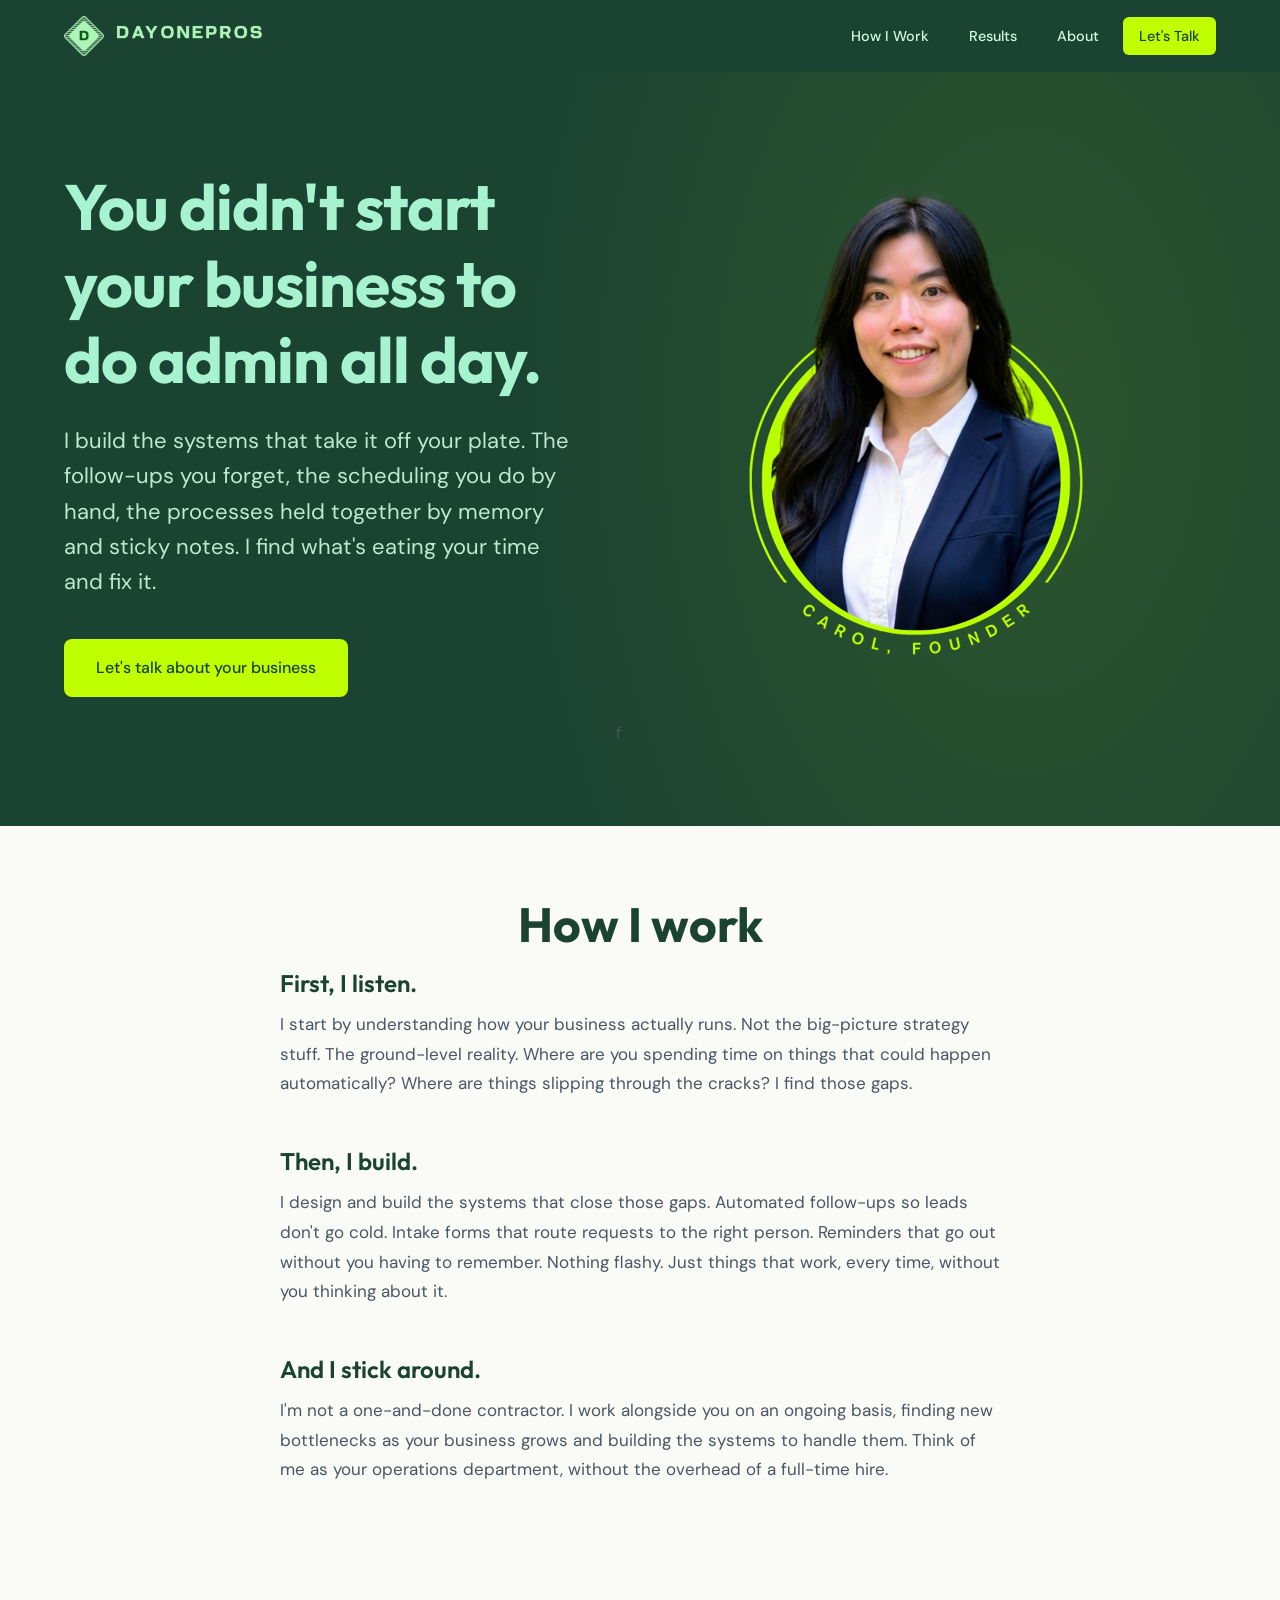
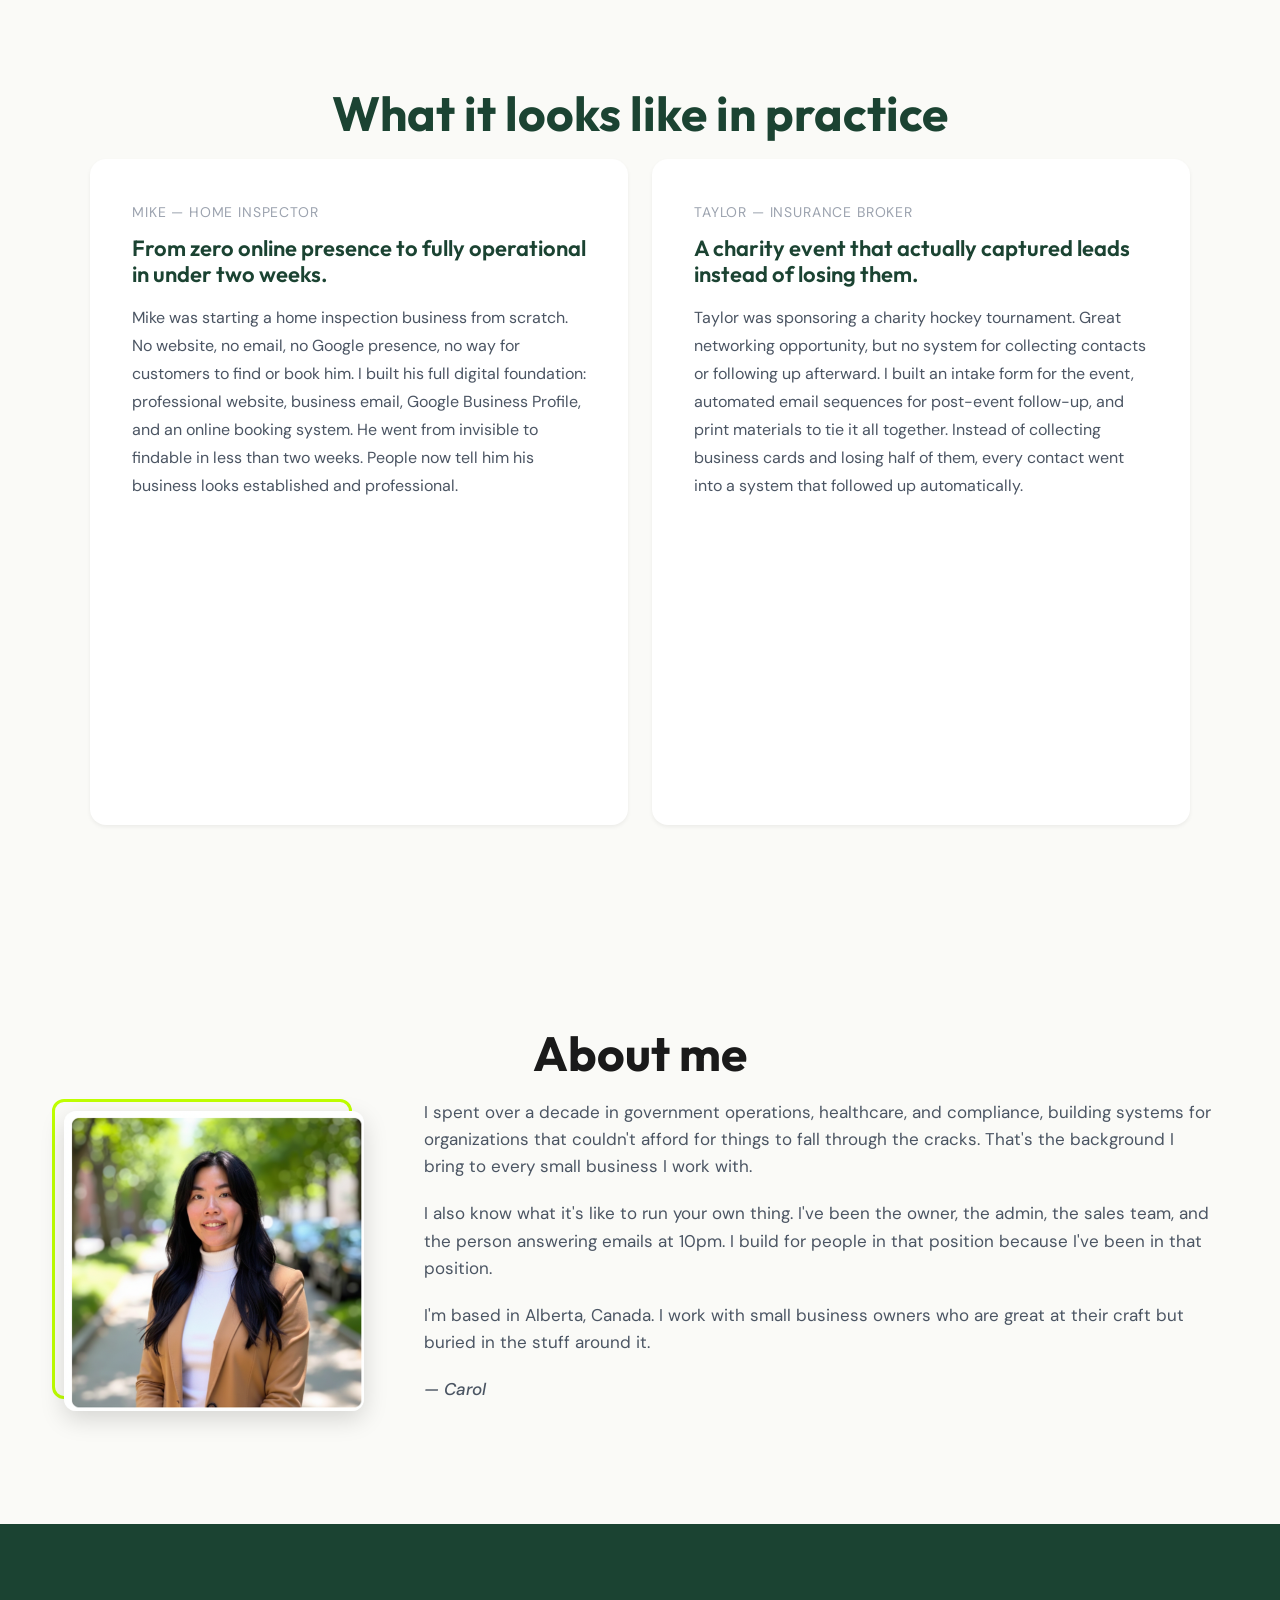
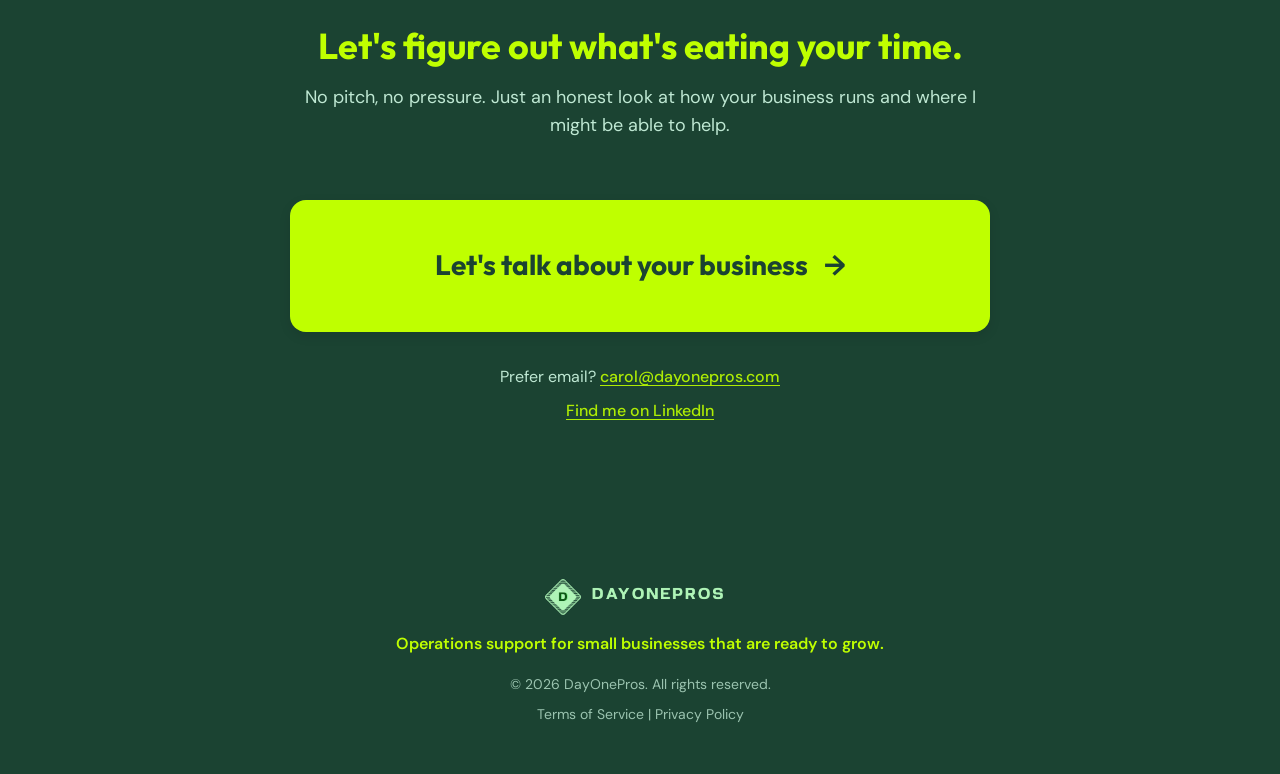
<file: index.html>
<!DOCTYPE html>
<html lang="en">
<head>
    <meta charset="UTF-8">
    <meta name="viewport" content="width=device-width, initial-scale=1.0">
    <title>DayOnePros | Your Past Customers Are Worth Thousands</title>
    <meta name="description" content="AI automation consulting for service-based businesses. DayOnePros helps cleaners, landscapers, contractors, and property managers automate their operations.">
    <link rel="preconnect" href="https://fonts.googleapis.com">
    <link rel="preconnect" href="https://fonts.gstatic.com" crossorigin>
    <link href="https://fonts.googleapis.com/css2?family=Outfit:wght@400;500;600;700&family=DM+Sans:wght@400;500;700&display=swap" rel="stylesheet">
    <link rel="stylesheet" href="styles.css">
    <link rel="icon" type="image/png" href="images/IconOnly_Transparent_NoBuffer.png">
    <link rel="preload" as="image" href="images/CL-headshot6-600.png" media="(min-width: 481px)">
    <link rel="preload" as="image" href="images/CL-headshot6-400.png" media="(max-width: 480px)">
</head>
<body>
    <!-- Navigation -->
    <nav class="navbar" id="navbar">
        <div class="nav-container">
            <a href="#hero" class="nav-logo">
                <img src="images/FullLogo_Transparent_NoBuffer.png" alt="DayOnePros Logo">
            </a>
            <button class="nav-toggle" id="nav-toggle" aria-label="Toggle navigation">
                <span></span>
                <span></span>
                <span></span>
            </button>
            <ul class="nav-menu" id="nav-menu">
                <li><a href="#how-i-work" class="nav-link">How I Work</a></li>
                <li><a href="#results" class="nav-link">Results</a></li>
                <li><a href="#about" class="nav-link">About</a></li>
                <li><a href="https://dayonepros.com/lets-talk" target="_blank" rel="noopener noreferrer" class="nav-link nav-cta">Let's Talk</a></li>
            </ul>
        </div>
    </nav>

    <!-- Hero Section -->
    <section class="hero" id="hero">
        <div class="hero-container">
            <div class="hero-content">
                <h1 class="hero-title">You didn't start your business to do admin all day.</h1>
                <p class="hero-subtitle">I build the systems that take it off your plate. The follow-ups you forget, the scheduling you do by hand, the processes held together by memory and sticky notes. I find what's eating your time and fix it.</p>
                <a href="#contact" class="btn btn-primary hero-cta">Let's talk about your business</a>
            </div>
            <div class="hero-image">
                <img src="images/CL-headshot6.png"
                     srcset="images/CL-headshot6-400.png 400w,
                             images/CL-headshot6-600.png 600w,
                             images/CL-headshot6.png 800w"
                     sizes="(max-width: 480px) 375px,
                            (max-width: 768px) 468px,
                            600px"
                     alt="Carol - Founder of DayOnePros"
                     class="hero-headshot"
                     fetchpriority="high">f
            </div>
        </div>
    </section>

    <!-- How I Work Section -->
    <section class="section how-i-work" id="how-i-work">
        <div class="container">
            <h2 class="section-title">How I work</h2>
            <div class="how-i-work-blocks">
                <div class="how-i-work-block">
                    <h3 class="hiw-subheading">First, I listen.</h3>
                    <p class="hiw-text">I start by understanding how your business actually runs. Not the big-picture strategy stuff. The ground-level reality. Where are you spending time on things that could happen automatically? Where are things slipping through the cracks? I find those gaps.</p>
                </div>
                <div class="how-i-work-block">
                    <h3 class="hiw-subheading">Then, I build.</h3>
                    <p class="hiw-text">I design and build the systems that close those gaps. Automated follow-ups so leads don't go cold. Intake forms that route requests to the right person. Reminders that go out without you having to remember. Nothing flashy. Just things that work, every time, without you thinking about it.</p>
                </div>
                <div class="how-i-work-block">
                    <h3 class="hiw-subheading">And I stick around.</h3>
                    <p class="hiw-text">I'm not a one-and-done contractor. I work alongside you on an ongoing basis, finding new bottlenecks as your business grows and building the systems to handle them. Think of me as your operations department, without the overhead of a full-time hire.</p>
                </div>
            </div>
        </div>
    </section>

    <!-- Results Section -->
    <section class="section results" id="results">
        <div class="container">
            <h2 class="section-title">What it looks like in practice</h2>
            <div class="results-cards">

                <div class="result-card">
                    <p class="result-label">Mike — Home Inspector</p>
                    <h3 class="result-subheading">From zero online presence to fully operational in under two weeks.</h3>
                    <p class="result-text">Mike was starting a home inspection business from scratch. No website, no email, no Google presence, no way for customers to find or book him. I built his full digital foundation: professional website, business email, Google Business Profile, and an online booking system. He went from invisible to findable in less than two weeks. People now tell him his business looks established and professional.</p>
                    <div class="video-wrapper">
                        <iframe src="https://www.youtube.com/embed/5i7xwgLg-PA" title="Mike — Ironclad Inspections case study" frameborder="0" allow="accelerometer; autoplay; clipboard-write; encrypted-media; gyroscope; picture-in-picture; web-share" allowfullscreen></iframe>
                    </div>
                </div>

                <div class="result-card">
                    <p class="result-label">Taylor — Insurance Broker</p>
                    <h3 class="result-subheading">A charity event that actually captured leads instead of losing them.</h3>
                    <p class="result-text">Taylor was sponsoring a charity hockey tournament. Great networking opportunity, but no system for collecting contacts or following up afterward. I built an intake form for the event, automated email sequences for post-event follow-up, and print materials to tie it all together. Instead of collecting business cards and losing half of them, every contact went into a system that followed up automatically.</p>
                    <div class="video-wrapper">
                        <iframe src="https://www.youtube.com/embed/bHoRrVS4ZPI" title="Taylor — Insurance broker case study" frameborder="0" allow="accelerometer; autoplay; clipboard-write; encrypted-media; gyroscope; picture-in-picture; web-share" allowfullscreen></iframe>
                    </div>
                </div>

            </div>
        </div>
    </section>

    <!-- About Section -->
    <section class="section about" id="about">
        <div class="container">
            <h2 class="section-title">About me</h2>
            <div class="about-content">
                <div class="about-image">
                    <img src="images/CL-headshot2-500.png"
                         srcset="images/CL-headshot2-300.png 300w,
                                 images/CL-headshot2-500.png 500w,
                                 images/CL-headshot2.png 1024w"
                         sizes="(max-width: 768px) 280px,
                                300px"
                         alt="Carol - Founder of DayOnePros"
                         loading="lazy">
                </div>
                <div class="about-text">
                    <p>I spent over a decade in government operations, healthcare, and compliance, building systems for organizations that couldn't afford for things to fall through the cracks. That's the background I bring to every small business I work with.</p>
                    <p>I also know what it's like to run your own thing. I've been the owner, the admin, the sales team, and the person answering emails at 10pm. I build for people in that position because I've been in that position.</p>
                    <p>I'm based in Alberta, Canada. I work with small business owners who are great at their craft but buried in the stuff around it.</p>
                    <p class="signature">— Carol</p>
                </div>
            </div>
        </div>
    </section>

    <!-- Contact Section -->
    <section class="section contact" id="contact">
        <div class="container">
            <h2 class="section-title">Let's figure out what's eating your time.</h2>
            <p class="section-subtitle">No pitch, no pressure. Just an honest look at how your business runs and where I might be able to help.</p>
            <div class="contact-content">
                <a href="https://dayonepros.com/lets-talk" target="_blank" rel="noopener noreferrer" class="contact-primary-cta">
                    <span class="cta-text">Let's talk about your business</span>
                    <span class="cta-arrow">→</span>
                </a>
                <div class="contact-secondary">
                    <p>Prefer email? <a href="mailto:carol@dayonepros.com">carol@dayonepros.com</a></p>
                    <p><a href="https://www.linkedin.com/in/leungcarol/" target="_blank" rel="noopener noreferrer">Find me on LinkedIn</a></p>
                </div>
            </div>
        </div>
    </section>

    <!-- Footer -->
    <footer class="footer">
        <div class="container">
            <div class="footer-content">
                <div class="footer-logo">
                    <img src="images/FullLogo_Transparent_NoBuffer.png" alt="DayOnePros Logo" loading="lazy">
                </div>
                <p class="footer-tagline">Operations support for small businesses that are ready to grow.</p>
                <p class="footer-copyright">&copy; 2026 DayOnePros. All rights reserved.</p>
                <p class="footer-links"><a href="/terms-of-service" target="_blank" rel="noopener noreferrer">Terms of Service</a> | <a href="/privacy-policy" target="_blank" rel="noopener noreferrer">Privacy Policy</a></p>
            </div>
        </div>
    </footer>

    <script src="script.js"></script>
</body>
</html>
</file>
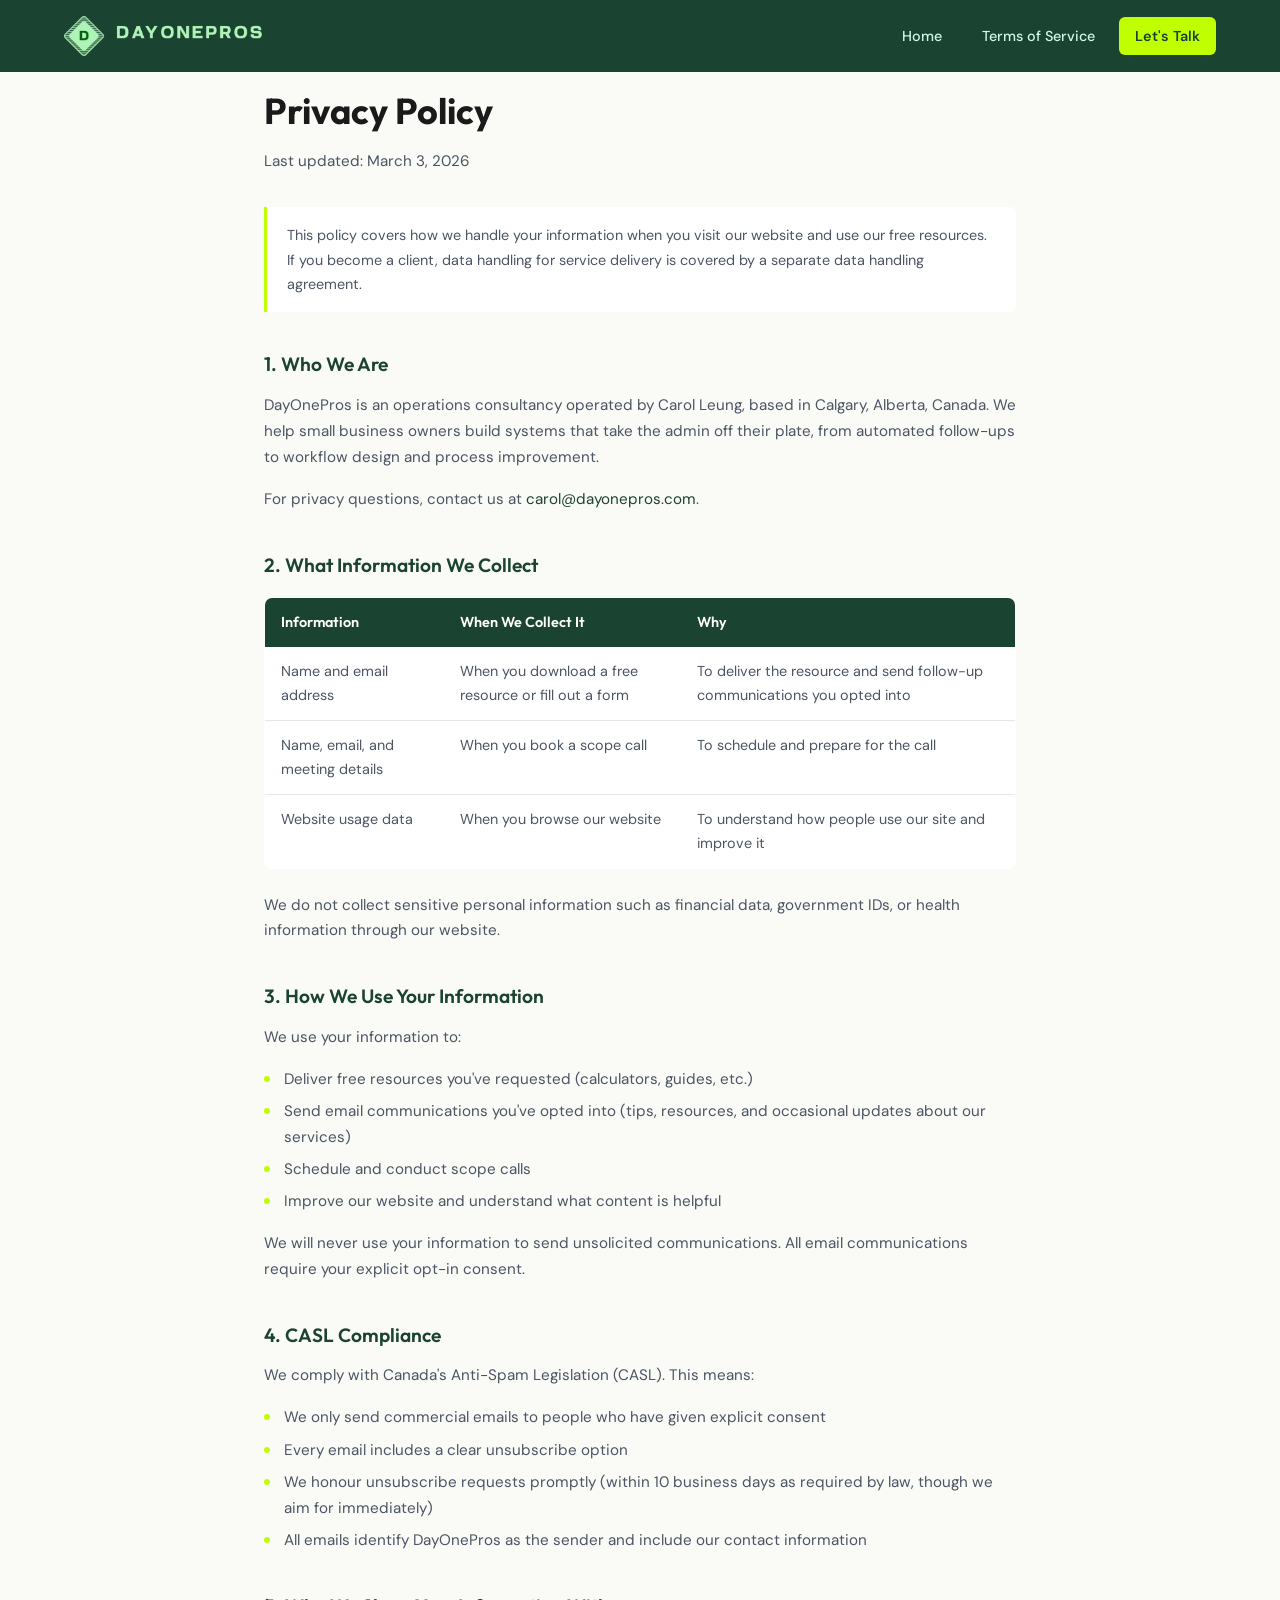
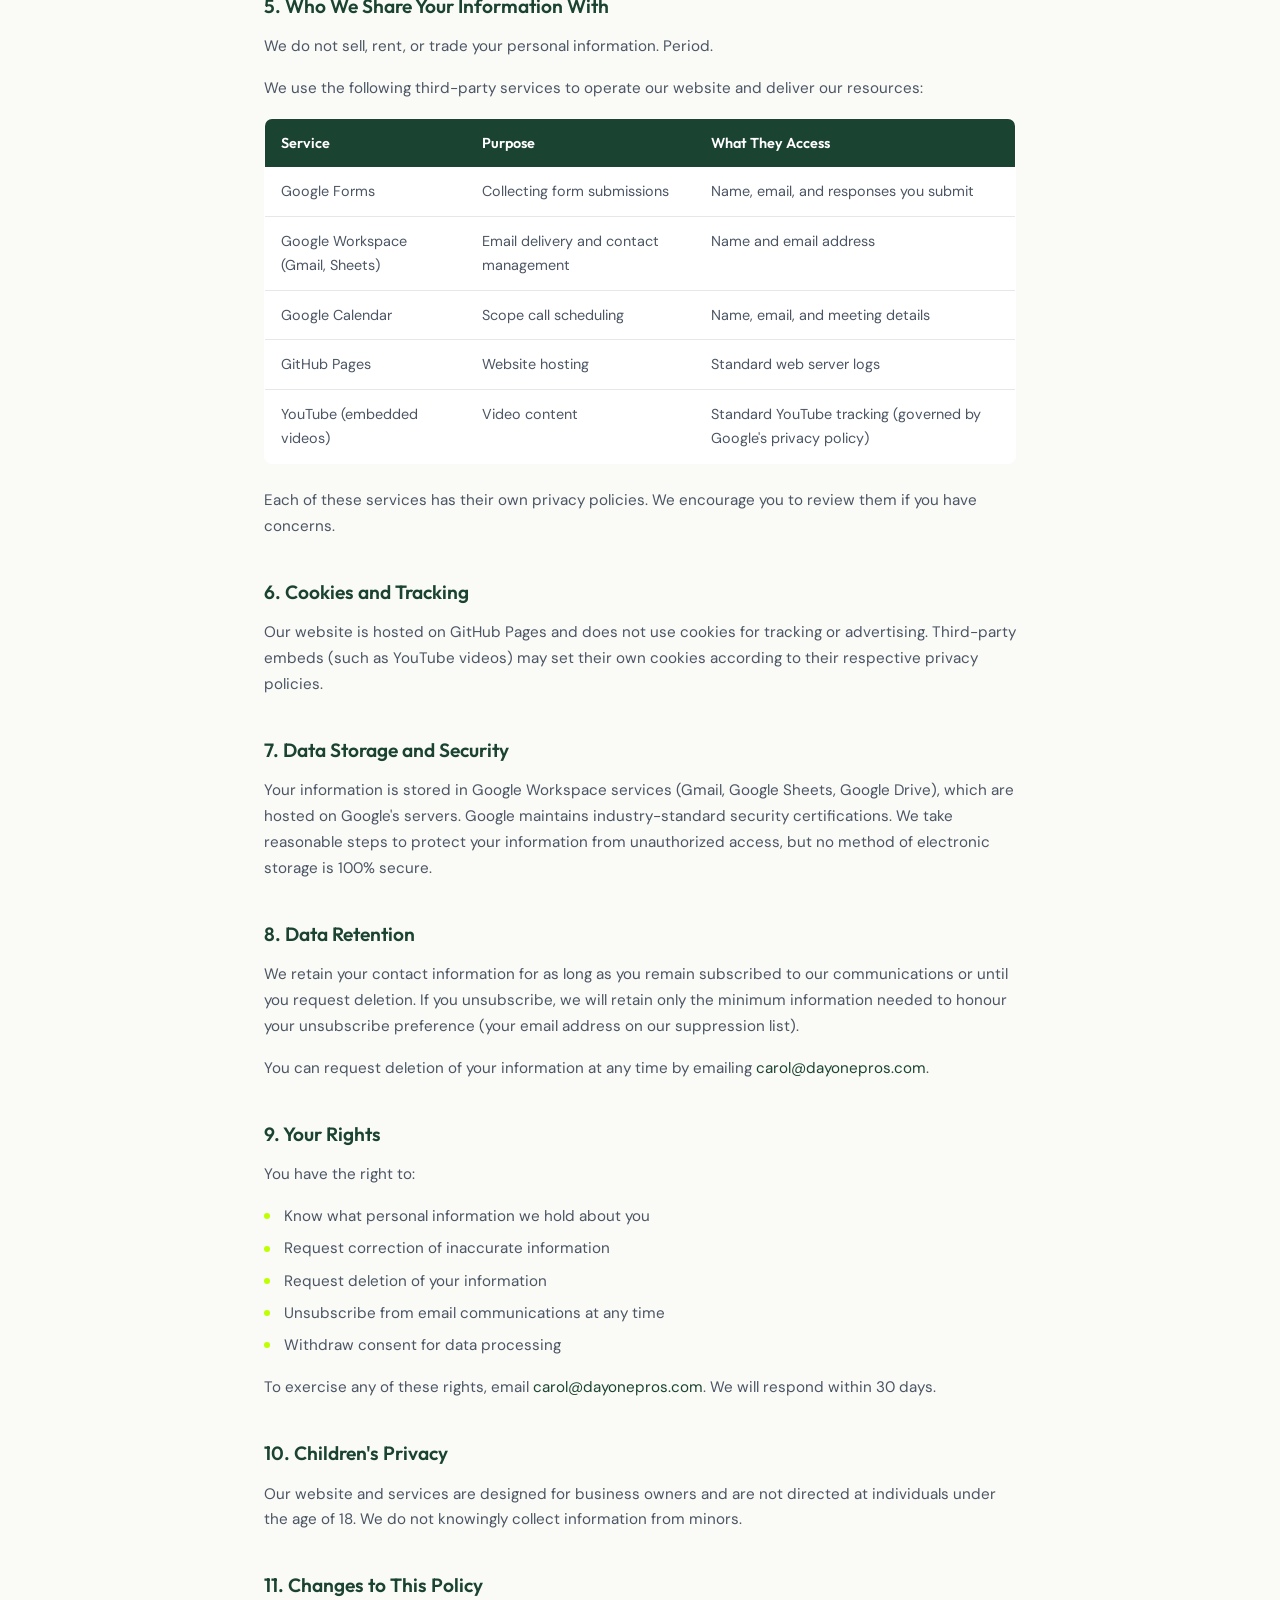
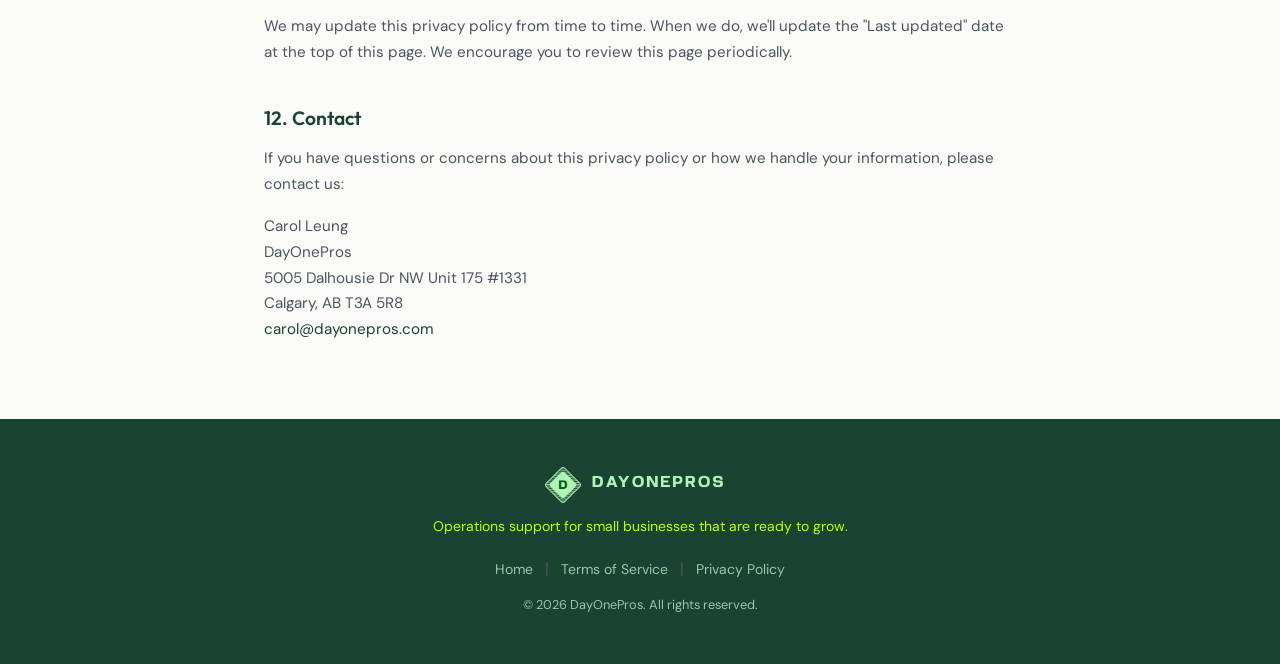
<file: privacy-policy/index.html>
<!DOCTYPE html>
<html lang="en">
<head>
    <meta charset="UTF-8">
    <meta name="viewport" content="width=device-width, initial-scale=1.0">
    <title>Privacy Policy | DayOnePros</title>
    <link rel="preconnect" href="https://fonts.googleapis.com">
    <link rel="preconnect" href="https://fonts.gstatic.com" crossorigin>
    <link href="https://fonts.googleapis.com/css2?family=Outfit:wght@400;500;600;700&family=DM+Sans:wght@400;500;700&display=swap" rel="stylesheet">
    <link rel="icon" type="image/png" href="../images/IconOnly_Transparent_NoBuffer.png">
    <style>
        /* ===== Variables ===== */
        :root {
            --forest: #1B4332;
            --forest-mid: #2D6A4F;
            --lime: #BFFF00;
            --lime-hover: #A6E000;
            --cream: #FAFAF7;
            --mint-light: #D1FAE5;
            --border-light: #E5E7EB;
            --text-dark: #1A1A1A;
            --text-body: #4B5563;
            --font-heading: 'Outfit', -apple-system, BlinkMacSystemFont, sans-serif;
            --font-body: 'DM Sans', -apple-system, BlinkMacSystemFont, sans-serif;
        }

        /* ===== Reset ===== */
        *, *::before, *::after {
            margin: 0;
            padding: 0;
            box-sizing: border-box;
        }

        html { scroll-behavior: smooth; }

        body {
            font-family: var(--font-body);
            font-size: 16px;
            line-height: 1.7;
            color: var(--text-body);
            background-color: var(--cream);
        }

        img {
            max-width: 100%;
            height: auto;
            display: block;
        }

        a {
            color: var(--forest);
            text-decoration: none;
            transition: color 0.2s ease;
        }

        a:hover { color: var(--forest-mid); }

        /* ===== Navigation ===== */
        .navbar {
            position: fixed;
            top: 0;
            left: 0;
            right: 0;
            z-index: 1000;
            background-color: var(--forest);
            padding: 16px 0;
        }

        .nav-container {
            display: flex;
            justify-content: space-between;
            align-items: center;
            max-width: 1200px;
            margin: 0 auto;
            padding: 0 24px;
        }

        .nav-logo img {
            height: 40px;
            width: auto;
        }

        .nav-menu {
            display: flex;
            list-style: none;
            align-items: center;
            gap: 8px;
        }

        .nav-link {
            color: var(--mint-light);
            padding: 10px 16px;
            border-radius: 6px;
            font-weight: 500;
            font-size: 0.9rem;
            font-family: var(--font-body);
        }

        .nav-link:hover { color: var(--lime); }

        .nav-cta {
            background-color: var(--lime);
            color: var(--forest) !important;
            font-weight: 600;
        }

        .nav-cta:hover {
            background-color: var(--lime-hover);
            color: var(--forest) !important;
        }

        .nav-toggle {
            display: none;
            flex-direction: column;
            gap: 5px;
            background: none;
            border: none;
            cursor: pointer;
            padding: 8px;
        }

        .nav-toggle span {
            display: block;
            width: 24px;
            height: 2px;
            background-color: var(--lime);
            transition: all 0.3s ease;
            transform-origin: center;
        }

        /* Hamburger → X animation */
        .nav-toggle.open span:nth-child(1) {
            transform: translateY(7px) rotate(45deg);
        }
        .nav-toggle.open span:nth-child(2) {
            opacity: 0;
        }
        .nav-toggle.open span:nth-child(3) {
            transform: translateY(-7px) rotate(-45deg);
        }

        /* ===== Content ===== */
        .content {
            max-width: 800px;
            margin: 0 auto;
            padding: 80px 24px 60px;
        }

        .content h1 {
            font-family: var(--font-heading);
            font-weight: 700;
            font-size: 2.25rem;
            color: var(--text-dark);
            margin-bottom: 0.5rem;
        }

        .last-updated {
            color: #9CA3AF;
            font-size: 0.875rem;
            margin-bottom: 2.5rem;
            font-family: var(--font-body);
        }

        .content h2 {
            font-family: var(--font-heading);
            font-weight: 600;
            font-size: 1.2rem;
            color: var(--forest);
            margin-top: 2.25rem;
            margin-bottom: 0.75rem;
        }

        .content h3 {
            font-family: var(--font-heading);
            font-weight: 600;
            font-size: 1rem;
            color: var(--text-body);
            margin-top: 1.25rem;
            margin-bottom: 0.5rem;
        }

        .content p {
            margin-bottom: 1rem;
            font-size: 0.95rem;
            color: var(--text-body);
            line-height: 1.7;
        }

        .content ul {
            margin-bottom: 1rem;
            padding-left: 0;
            list-style: none;
        }

        .content ul li {
            margin-bottom: 0.4rem;
            font-size: 0.95rem;
            color: var(--text-body);
            padding-left: 1.25rem;
            position: relative;
        }

        .content ul li::before {
            content: '';
            position: absolute;
            left: 0;
            top: 0.6em;
            width: 6px;
            height: 6px;
            background-color: var(--lime);
            border-radius: 50%;
        }

        .content a {
            color: var(--forest);
        }

        .content a:hover { color: var(--forest-mid); }

        .disclaimer {
            background: #fff;
            border-left: 3px solid var(--lime);
            padding: 1rem 1.25rem;
            margin: 2rem 0;
            font-size: 0.9rem;
            color: var(--text-body);
            border-radius: 0 6px 6px 0;
        }

        /* ===== Tables ===== */
        .table-wrapper {
            width: 100%;
            overflow-x: auto;
            margin: 1rem 0 1.5rem;
            -webkit-overflow-scrolling: touch;
        }

        table.data-table {
            width: 100%;
            border-collapse: collapse;
            font-size: 0.9rem;
            background: #fff;
            border: 1px solid var(--border-light);
            border-radius: 8px;
            overflow: hidden;
        }

        table.data-table th {
            background: var(--forest);
            color: #fff;
            text-align: left;
            padding: 0.75rem 1rem;
            font-weight: 600;
            font-family: var(--font-heading);
        }

        table.data-table td {
            padding: 0.75rem 1rem;
            border-bottom: 1px solid var(--border-light);
            color: var(--text-body);
            vertical-align: top;
        }

        table.data-table tbody tr:last-child td {
            border-bottom: none;
        }

        table.data-table tbody tr:hover {
            background: #f9fafb;
        }

        /* ===== Footer ===== */
        .footer {
            background-color: var(--forest);
            padding: 48px 24px;
            text-align: center;
        }

        .footer-logo img {
            height: 36px;
            width: auto;
            margin: 0 auto 12px;
        }

        .footer-tagline {
            color: var(--lime);
            font-size: 0.875rem;
            font-family: var(--font-body);
            margin-bottom: 16px;
        }

        .footer-links {
            margin-bottom: 12px;
        }

        .footer-links a {
            color: var(--mint-light);
            opacity: 0.7;
            font-size: 0.875rem;
            font-family: var(--font-body);
            margin: 0 0.5rem;
            transition: opacity 0.2s ease;
        }

        .footer-links a:hover { opacity: 1; color: var(--mint-light); }

        .footer-copyright {
            color: var(--mint-light);
            opacity: 0.7;
            font-size: 0.8rem;
            font-family: var(--font-body);
        }

        /* ===== Mobile ===== */
        @media (max-width: 768px) {
            .nav-toggle {
                display: flex;
            }

            .nav-menu {
                display: none;
                position: absolute;
                top: 100%;
                left: 0;
                right: 0;
                background-color: var(--forest);
                flex-direction: column;
                align-items: flex-start;
                padding: 12px 24px 20px;
                gap: 4px;
                box-shadow: 0 4px 12px rgba(0, 0, 0, 0.15);
            }

            .nav-menu.open {
                display: flex;
            }

            .nav-menu li {
                width: 100%;
            }

            .nav-link {
                display: block;
                width: 100%;
                padding: 12px 0;
                border-radius: 0;
            }

            .nav-cta {
                display: inline-block;
                width: auto;
                padding: 10px 20px;
                border-radius: 6px;
                margin-top: 8px;
            }

            .navbar {
                position: relative;
            }

            .content {
                padding-top: 40px;
            }

            .content h1 {
                font-size: 1.75rem;
            }
        }
    </style>
</head>
<body>

<!-- Navigation -->
<nav class="navbar" id="navbar">
    <div class="nav-container">
        <a href="https://dayonepros.com" class="nav-logo">
            <img src="../images/FullLogo_Transparent_NoBuffer.png" alt="DayOnePros Logo">
        </a>
        <button class="nav-toggle" id="nav-toggle" aria-label="Toggle navigation">
            <span></span>
            <span></span>
            <span></span>
        </button>
        <ul class="nav-menu" id="nav-menu">
            <li><a href="https://dayonepros.com" class="nav-link">Home</a></li>
            <li><a href="https://dayonepros.com/terms-of-service" class="nav-link">Terms of Service</a></li>
            <li><a href="https://dayonepros.com/scope-call" target="_blank" rel="noopener noreferrer" class="nav-link nav-cta">Let's Talk</a></li>
        </ul>
    </div>
</nav>

<div class="content">
    <h1>Privacy Policy</h1>
    <p class="last-updated">Last updated: March 3, 2026</p>

    <div class="disclaimer">
        This policy covers how we handle your information when you visit our website and use our free resources. If you become a client, data handling for service delivery is covered by a separate data handling agreement.
    </div>

    <h2>1. Who We Are</h2>
    <p>DayOnePros is an operations consultancy operated by Carol Leung, based in Calgary, Alberta, Canada. We help small business owners build systems that take the admin off their plate, from automated follow-ups to workflow design and process improvement.</p>
    <p>For privacy questions, contact us at <a href="mailto:carol@dayonepros.com">carol@dayonepros.com</a>.</p>

    <h2>2. What Information We Collect</h2>

    <div class="table-wrapper">
        <table class="data-table">
            <thead>
                <tr>
                    <th>Information</th>
                    <th>When We Collect It</th>
                    <th>Why</th>
                </tr>
            </thead>
            <tbody>
                <tr>
                    <td>Name and email address</td>
                    <td>When you download a free resource or fill out a form</td>
                    <td>To deliver the resource and send follow-up communications you opted into</td>
                </tr>
                <tr>
                    <td>Name, email, and meeting details</td>
                    <td>When you book a scope call</td>
                    <td>To schedule and prepare for the call</td>
                </tr>
                <tr>
                    <td>Website usage data</td>
                    <td>When you browse our website</td>
                    <td>To understand how people use our site and improve it</td>
                </tr>
            </tbody>
        </table>
    </div>

    <p>We do not collect sensitive personal information such as financial data, government IDs, or health information through our website.</p>

    <h2>3. How We Use Your Information</h2>
    <p>We use your information to:</p>
    <ul>
        <li>Deliver free resources you've requested (calculators, guides, etc.)</li>
        <li>Send email communications you've opted into (tips, resources, and occasional updates about our services)</li>
        <li>Schedule and conduct scope calls</li>
        <li>Improve our website and understand what content is helpful</li>
    </ul>
    <p>We will never use your information to send unsolicited communications. All email communications require your explicit opt-in consent.</p>

    <h2>4. CASL Compliance</h2>
    <p>We comply with Canada's Anti-Spam Legislation (CASL). This means:</p>
    <ul>
        <li>We only send commercial emails to people who have given explicit consent</li>
        <li>Every email includes a clear unsubscribe option</li>
        <li>We honour unsubscribe requests promptly (within 10 business days as required by law, though we aim for immediately)</li>
        <li>All emails identify DayOnePros as the sender and include our contact information</li>
    </ul>

    <h2>5. Who We Share Your Information With</h2>
    <p>We do not sell, rent, or trade your personal information. Period.</p>
    <p>We use the following third-party services to operate our website and deliver our resources:</p>

    <div class="table-wrapper">
        <table class="data-table">
            <thead>
                <tr>
                    <th>Service</th>
                    <th>Purpose</th>
                    <th>What They Access</th>
                </tr>
            </thead>
            <tbody>
                <tr>
                    <td>Google Forms</td>
                    <td>Collecting form submissions</td>
                    <td>Name, email, and responses you submit</td>
                </tr>
                <tr>
                    <td>Google Workspace (Gmail, Sheets)</td>
                    <td>Email delivery and contact management</td>
                    <td>Name and email address</td>
                </tr>
                <tr>
                    <td>Google Calendar</td>
                    <td>Scope call scheduling</td>
                    <td>Name, email, and meeting details</td>
                </tr>
                <tr>
                    <td>GitHub Pages</td>
                    <td>Website hosting</td>
                    <td>Standard web server logs</td>
                </tr>
                <tr>
                    <td>YouTube (embedded videos)</td>
                    <td>Video content</td>
                    <td>Standard YouTube tracking (governed by Google's privacy policy)</td>
                </tr>
            </tbody>
        </table>
    </div>

    <p>Each of these services has their own privacy policies. We encourage you to review them if you have concerns.</p>

    <h2>6. Cookies and Tracking</h2>
    <p>Our website is hosted on GitHub Pages and does not use cookies for tracking or advertising. Third-party embeds (such as YouTube videos) may set their own cookies according to their respective privacy policies.</p>

    <h2>7. Data Storage and Security</h2>
    <p>Your information is stored in Google Workspace services (Gmail, Google Sheets, Google Drive), which are hosted on Google's servers. Google maintains industry-standard security certifications. We take reasonable steps to protect your information from unauthorized access, but no method of electronic storage is 100% secure.</p>

    <h2>8. Data Retention</h2>
    <p>We retain your contact information for as long as you remain subscribed to our communications or until you request deletion. If you unsubscribe, we will retain only the minimum information needed to honour your unsubscribe preference (your email address on our suppression list).</p>
    <p>You can request deletion of your information at any time by emailing <a href="mailto:carol@dayonepros.com">carol@dayonepros.com</a>.</p>

    <h2>9. Your Rights</h2>
    <p>You have the right to:</p>
    <ul>
        <li>Know what personal information we hold about you</li>
        <li>Request correction of inaccurate information</li>
        <li>Request deletion of your information</li>
        <li>Unsubscribe from email communications at any time</li>
        <li>Withdraw consent for data processing</li>
    </ul>
    <p>To exercise any of these rights, email <a href="mailto:carol@dayonepros.com">carol@dayonepros.com</a>. We will respond within 30 days.</p>

    <h2>10. Children's Privacy</h2>
    <p>Our website and services are designed for business owners and are not directed at individuals under the age of 18. We do not knowingly collect information from minors.</p>

    <h2>11. Changes to This Policy</h2>
    <p>We may update this privacy policy from time to time. When we do, we'll update the "Last updated" date at the top of this page. We encourage you to review this page periodically.</p>

    <h2>12. Contact</h2>
    <p>If you have questions or concerns about this privacy policy or how we handle your information, please contact us:</p>
    <p>
        Carol Leung<br>
        DayOnePros<br>
        5005 Dalhousie Dr NW Unit 175 #1331<br>
        Calgary, AB T3A 5R8<br>
        <a href="mailto:carol@dayonepros.com">carol@dayonepros.com</a>
    </p>
</div>

<!-- Footer -->
<footer class="footer">
    <div class="footer-logo">
        <img src="../images/FullLogo_Transparent_NoBuffer.png" alt="DayOnePros Logo">
    </div>
    <p class="footer-tagline">Operations support for small businesses that are ready to grow.</p>
    <div class="footer-links">
        <a href="https://dayonepros.com">Home</a> |
        <a href="https://dayonepros.com/terms-of-service">Terms of Service</a> |
        <a href="https://dayonepros.com/privacy-policy">Privacy Policy</a>
    </div>
    <p class="footer-copyright">&copy; 2026 DayOnePros. All rights reserved.</p>
</footer>

<script>
    const toggle = document.getElementById('nav-toggle');
    const menu = document.getElementById('nav-menu');

    toggle.addEventListener('click', function () {
        const isOpen = menu.classList.toggle('open');
        toggle.classList.toggle('open', isOpen);
        toggle.setAttribute('aria-expanded', isOpen);
    });

    // Close menu when a link is clicked
    menu.querySelectorAll('a').forEach(function (link) {
        link.addEventListener('click', function () {
            menu.classList.remove('open');
            toggle.classList.remove('open');
            toggle.setAttribute('aria-expanded', false);
        });
    });
</script>

</body>
</html>
</file>
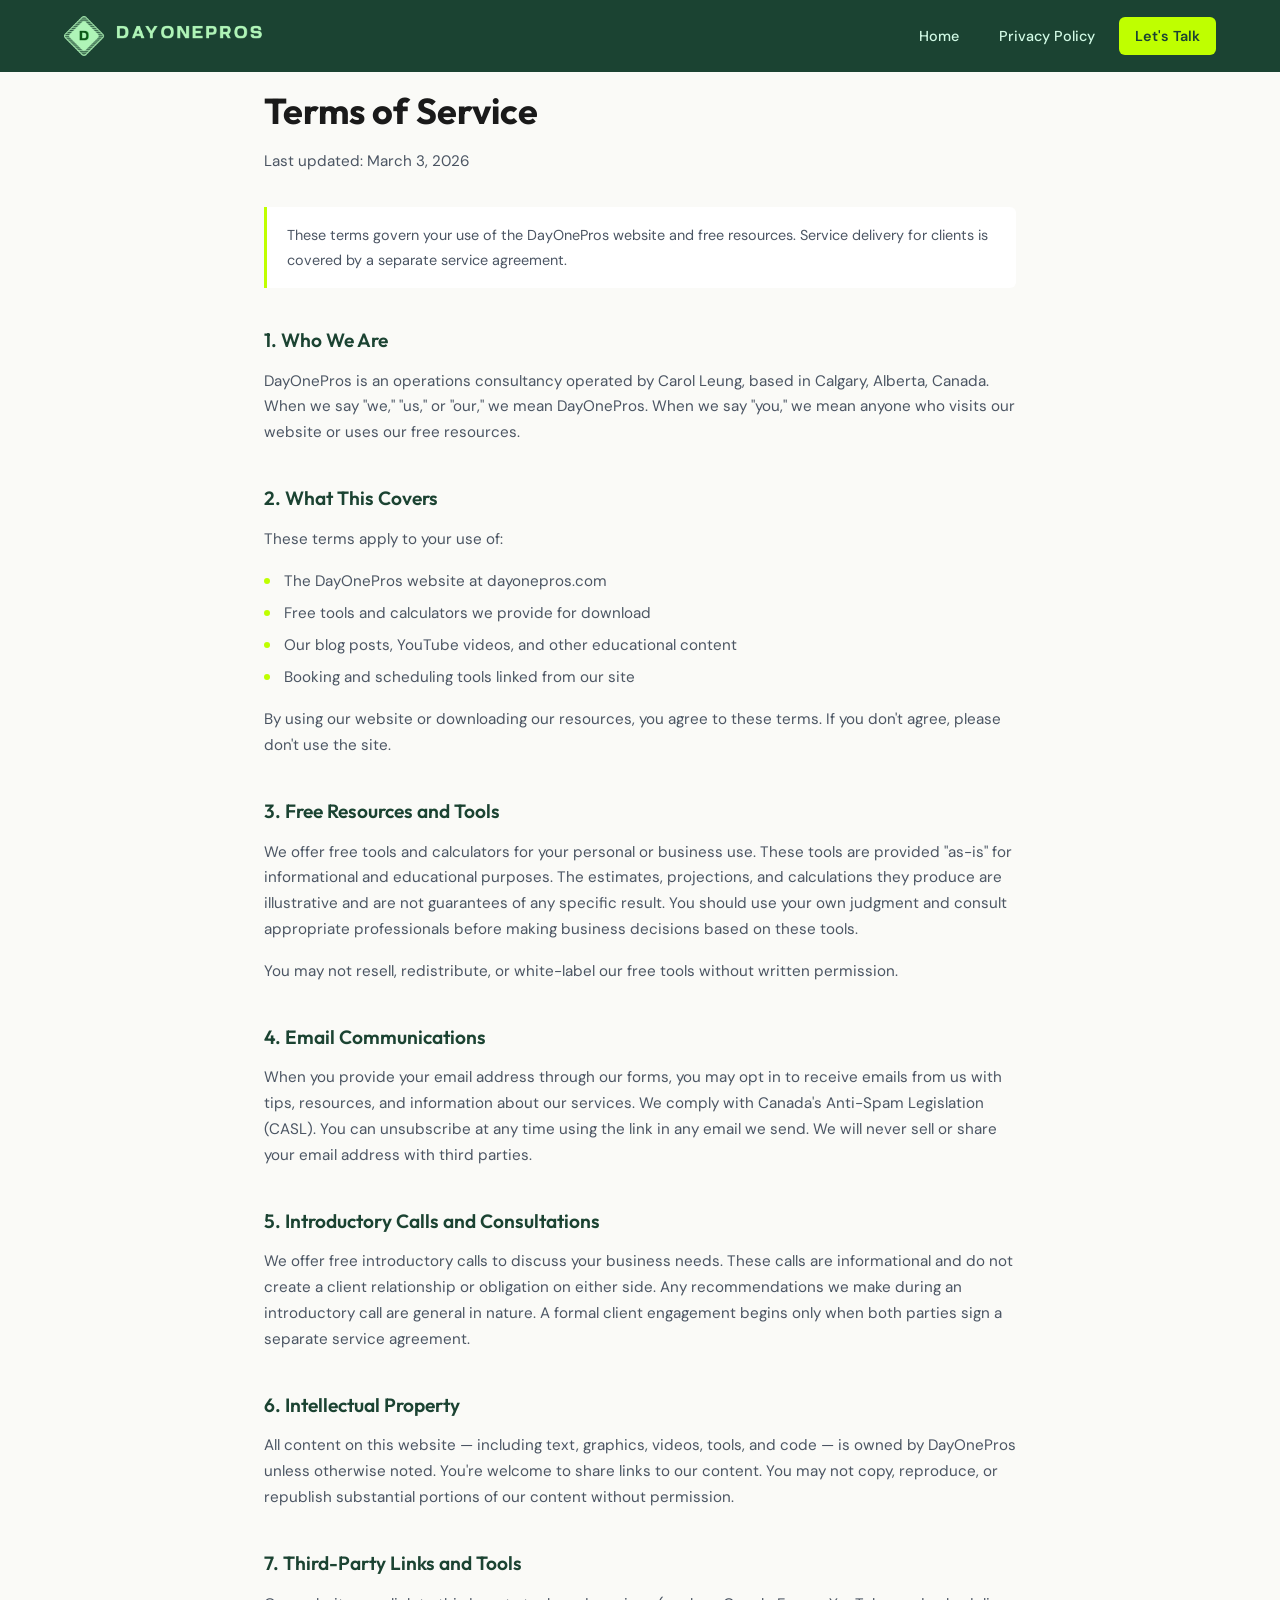
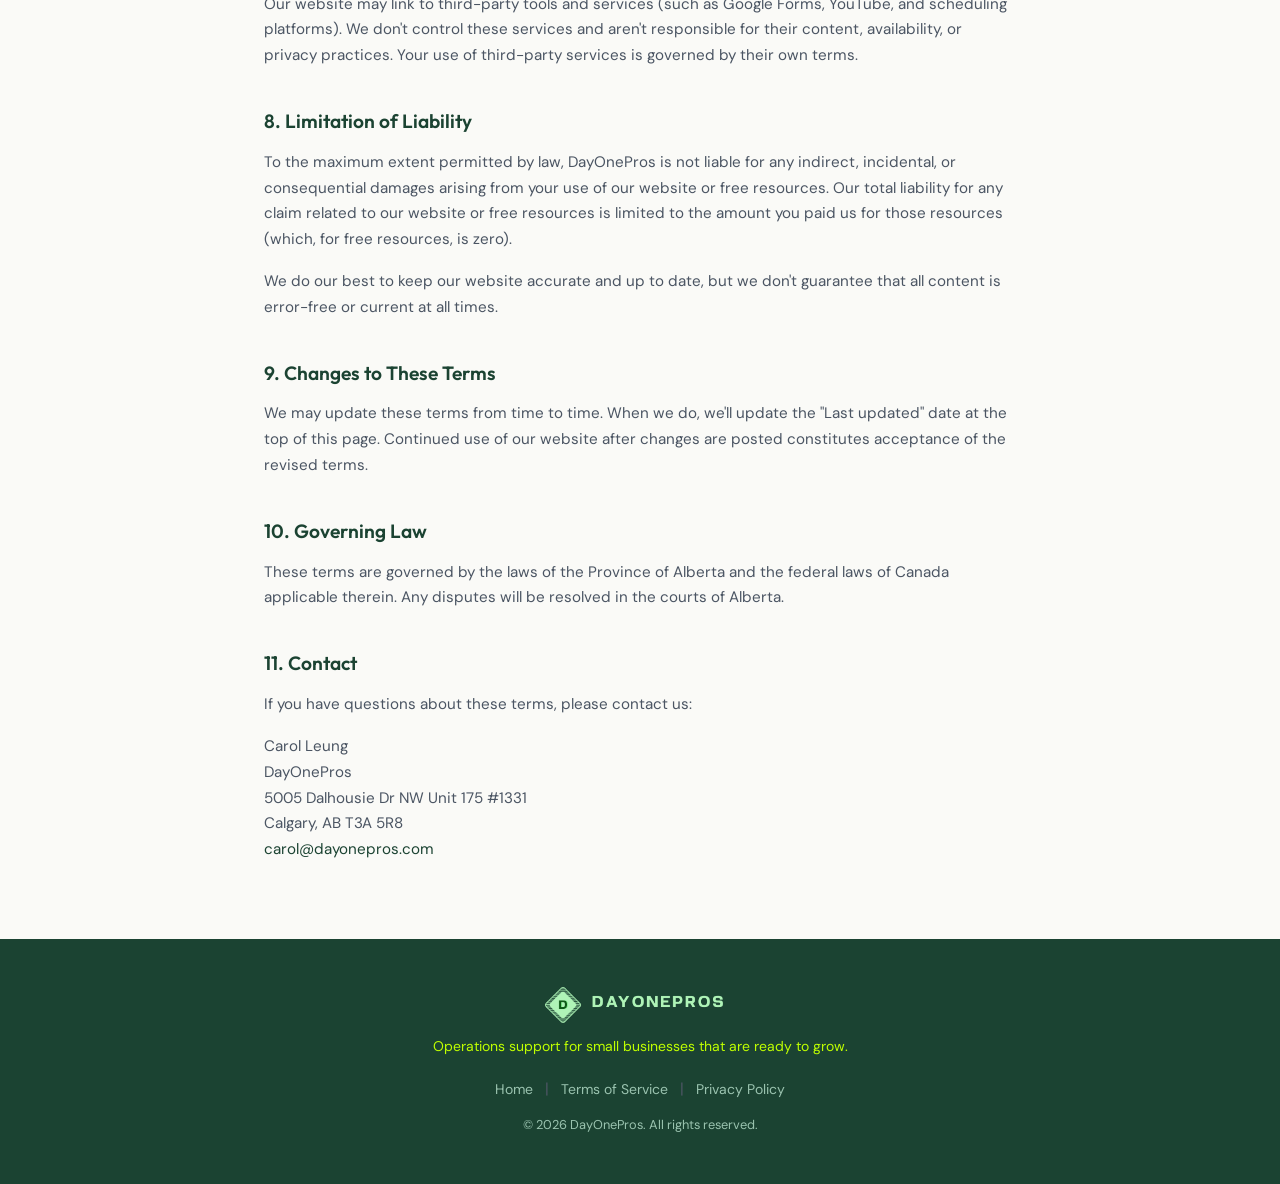
<file: terms-of-service/index.html>
<!DOCTYPE html>
<html lang="en">
<head>
    <meta charset="UTF-8">
    <meta name="viewport" content="width=device-width, initial-scale=1.0">
    <title>Terms of Service | DayOnePros</title>
    <link rel="preconnect" href="https://fonts.googleapis.com">
    <link rel="preconnect" href="https://fonts.gstatic.com" crossorigin>
    <link href="https://fonts.googleapis.com/css2?family=Outfit:wght@400;500;600;700&family=DM+Sans:wght@400;500;700&display=swap" rel="stylesheet">
    <link rel="icon" type="image/png" href="../images/IconOnly_Transparent_NoBuffer.png">
    <style>
        /* ===== Variables ===== */
        :root {
            --forest: #1B4332;
            --forest-mid: #2D6A4F;
            --lime: #BFFF00;
            --lime-hover: #A6E000;
            --cream: #FAFAF7;
            --mint-light: #D1FAE5;
            --border-light: #E5E7EB;
            --text-dark: #1A1A1A;
            --text-body: #4B5563;
            --font-heading: 'Outfit', -apple-system, BlinkMacSystemFont, sans-serif;
            --font-body: 'DM Sans', -apple-system, BlinkMacSystemFont, sans-serif;
        }

        /* ===== Reset ===== */
        *, *::before, *::after {
            margin: 0;
            padding: 0;
            box-sizing: border-box;
        }

        html { scroll-behavior: smooth; }

        body {
            font-family: var(--font-body);
            font-size: 16px;
            line-height: 1.7;
            color: var(--text-body);
            background-color: var(--cream);
        }

        img {
            max-width: 100%;
            height: auto;
            display: block;
        }

        a {
            color: var(--forest);
            text-decoration: none;
            transition: color 0.2s ease;
        }

        a:hover { color: var(--forest-mid); }

        /* ===== Navigation ===== */
        .navbar {
            position: fixed;
            top: 0;
            left: 0;
            right: 0;
            z-index: 1000;
            background-color: var(--forest);
            padding: 16px 0;
        }

        .nav-container {
            display: flex;
            justify-content: space-between;
            align-items: center;
            max-width: 1200px;
            margin: 0 auto;
            padding: 0 24px;
        }

        .nav-logo img {
            height: 40px;
            width: auto;
        }

        .nav-menu {
            display: flex;
            list-style: none;
            align-items: center;
            gap: 8px;
        }

        .nav-link {
            color: var(--mint-light);
            padding: 10px 16px;
            border-radius: 6px;
            font-weight: 500;
            font-size: 0.9rem;
            font-family: var(--font-body);
        }

        .nav-link:hover { color: var(--lime); }

        .nav-cta {
            background-color: var(--lime);
            color: var(--forest) !important;
            font-weight: 600;
        }

        .nav-cta:hover {
            background-color: var(--lime-hover);
            color: var(--forest) !important;
        }

        .nav-toggle {
            display: none;
            flex-direction: column;
            gap: 5px;
            background: none;
            border: none;
            cursor: pointer;
            padding: 8px;
        }

        .nav-toggle span {
            display: block;
            width: 24px;
            height: 2px;
            background-color: var(--lime);
            transition: all 0.3s ease;
            transform-origin: center;
        }

        /* Hamburger → X animation */
        .nav-toggle.open span:nth-child(1) {
            transform: translateY(7px) rotate(45deg);
        }
        .nav-toggle.open span:nth-child(2) {
            opacity: 0;
        }
        .nav-toggle.open span:nth-child(3) {
            transform: translateY(-7px) rotate(-45deg);
        }

        /* ===== Content ===== */
        .content {
            max-width: 800px;
            margin: 0 auto;
            padding: 80px 24px 60px;
        }

        .content h1 {
            font-family: var(--font-heading);
            font-weight: 700;
            font-size: 2.25rem;
            color: var(--text-dark);
            margin-bottom: 0.5rem;
        }

        .last-updated {
            color: #9CA3AF;
            font-size: 0.875rem;
            margin-bottom: 2.5rem;
            font-family: var(--font-body);
        }

        .content h2 {
            font-family: var(--font-heading);
            font-weight: 600;
            font-size: 1.2rem;
            color: var(--forest);
            margin-top: 2.25rem;
            margin-bottom: 0.75rem;
        }

        .content p {
            margin-bottom: 1rem;
            font-size: 0.95rem;
            color: var(--text-body);
            line-height: 1.7;
        }

        .content ul {
            margin-bottom: 1rem;
            padding-left: 0;
            list-style: none;
        }

        .content ul li {
            margin-bottom: 0.4rem;
            font-size: 0.95rem;
            color: var(--text-body);
            padding-left: 1.25rem;
            position: relative;
        }

        .content ul li::before {
            content: '';
            position: absolute;
            left: 0;
            top: 0.6em;
            width: 6px;
            height: 6px;
            background-color: var(--lime);
            border-radius: 50%;
        }

        .content a {
            color: var(--forest);
        }

        .content a:hover { color: var(--forest-mid); }

        .disclaimer {
            background: #fff;
            border-left: 3px solid var(--lime);
            padding: 1rem 1.25rem;
            margin: 2rem 0;
            font-size: 0.9rem;
            color: var(--text-body);
            border-radius: 0 6px 6px 0;
        }

        /* ===== Tables ===== */
        .table-wrapper {
            width: 100%;
            overflow-x: auto;
            margin: 1rem 0 1.5rem;
            -webkit-overflow-scrolling: touch;
        }

        table.data-table {
            width: 100%;
            border-collapse: collapse;
            font-size: 0.9rem;
            background: #fff;
            border: 1px solid var(--border-light);
            border-radius: 8px;
            overflow: hidden;
        }

        table.data-table th {
            background: var(--forest);
            color: #fff;
            text-align: left;
            padding: 0.75rem 1rem;
            font-weight: 600;
            font-family: var(--font-heading);
        }

        table.data-table td {
            padding: 0.75rem 1rem;
            border-bottom: 1px solid var(--border-light);
            color: var(--text-body);
            vertical-align: top;
        }

        table.data-table tbody tr:last-child td {
            border-bottom: none;
        }

        table.data-table tbody tr:hover {
            background: #f9fafb;
        }

        /* ===== Footer ===== */
        .footer {
            background-color: var(--forest);
            padding: 48px 24px;
            text-align: center;
        }

        .footer-logo img {
            height: 36px;
            width: auto;
            margin: 0 auto 12px;
        }

        .footer-tagline {
            color: var(--lime);
            font-size: 0.875rem;
            font-family: var(--font-body);
            margin-bottom: 16px;
        }

        .footer-links {
            margin-bottom: 12px;
        }

        .footer-links a {
            color: var(--mint-light);
            opacity: 0.7;
            font-size: 0.875rem;
            font-family: var(--font-body);
            margin: 0 0.5rem;
            transition: opacity 0.2s ease;
        }

        .footer-links a:hover { opacity: 1; color: var(--mint-light); }

        .footer-copyright {
            color: var(--mint-light);
            opacity: 0.7;
            font-size: 0.8rem;
            font-family: var(--font-body);
        }

        /* ===== Mobile ===== */
        @media (max-width: 768px) {
            .nav-toggle {
                display: flex;
            }

            .nav-menu {
                display: none;
                position: absolute;
                top: 100%;
                left: 0;
                right: 0;
                background-color: var(--forest);
                flex-direction: column;
                align-items: flex-start;
                padding: 12px 24px 20px;
                gap: 4px;
                box-shadow: 0 4px 12px rgba(0, 0, 0, 0.15);
            }

            .nav-menu.open {
                display: flex;
            }

            .nav-menu li {
                width: 100%;
            }

            .nav-link {
                display: block;
                width: 100%;
                padding: 12px 0;
                border-radius: 0;
            }

            .nav-cta {
                display: inline-block;
                width: auto;
                padding: 10px 20px;
                border-radius: 6px;
                margin-top: 8px;
            }

            .navbar {
                position: relative;
            }

            .content {
                padding-top: 40px;
            }

            .content h1 {
                font-size: 1.75rem;
            }
        }
    </style>
</head>
<body>

<!-- Navigation -->
<nav class="navbar" id="navbar">
    <div class="nav-container">
        <a href="https://dayonepros.com" class="nav-logo">
            <img src="../images/FullLogo_Transparent_NoBuffer.png" alt="DayOnePros Logo">
        </a>
        <button class="nav-toggle" id="nav-toggle" aria-label="Toggle navigation">
            <span></span>
            <span></span>
            <span></span>
        </button>
        <ul class="nav-menu" id="nav-menu">
            <li><a href="https://dayonepros.com" class="nav-link">Home</a></li>
            <li><a href="https://dayonepros.com/privacy-policy" class="nav-link">Privacy Policy</a></li>
            <li><a href="https://dayonepros.com/scope-call" target="_blank" rel="noopener noreferrer" class="nav-link nav-cta">Let's Talk</a></li>
        </ul>
    </div>
</nav>

<div class="content">
    <h1>Terms of Service</h1>
    <p class="last-updated">Last updated: March 3, 2026</p>

    <div class="disclaimer">
        These terms govern your use of the DayOnePros website and free resources. Service delivery for clients is covered by a separate service agreement.
    </div>

    <h2>1. Who We Are</h2>
    <p>DayOnePros is an operations consultancy operated by Carol Leung, based in Calgary, Alberta, Canada. When we say "we," "us," or "our," we mean DayOnePros. When we say "you," we mean anyone who visits our website or uses our free resources.</p>

    <h2>2. What This Covers</h2>
    <p>These terms apply to your use of:</p>
    <ul>
        <li>The DayOnePros website at dayonepros.com</li>
        <li>Free tools and calculators we provide for download</li>
        <li>Our blog posts, YouTube videos, and other educational content</li>
        <li>Booking and scheduling tools linked from our site</li>
    </ul>
    <p>By using our website or downloading our resources, you agree to these terms. If you don't agree, please don't use the site.</p>

    <h2>3. Free Resources and Tools</h2>
    <p>We offer free tools and calculators for your personal or business use. These tools are provided "as-is" for informational and educational purposes. The estimates, projections, and calculations they produce are illustrative and are not guarantees of any specific result. You should use your own judgment and consult appropriate professionals before making business decisions based on these tools.</p>
    <p>You may not resell, redistribute, or white-label our free tools without written permission.</p>

    <h2>4. Email Communications</h2>
    <p>When you provide your email address through our forms, you may opt in to receive emails from us with tips, resources, and information about our services. We comply with Canada's Anti-Spam Legislation (CASL). You can unsubscribe at any time using the link in any email we send. We will never sell or share your email address with third parties.</p>

    <h2>5. Introductory Calls and Consultations</h2>
    <p>We offer free introductory calls to discuss your business needs. These calls are informational and do not create a client relationship or obligation on either side. Any recommendations we make during an introductory call are general in nature. A formal client engagement begins only when both parties sign a separate service agreement.</p>

    <h2>6. Intellectual Property</h2>
    <p>All content on this website — including text, graphics, videos, tools, and code — is owned by DayOnePros unless otherwise noted. You're welcome to share links to our content. You may not copy, reproduce, or republish substantial portions of our content without permission.</p>

    <h2>7. Third-Party Links and Tools</h2>
    <p>Our website may link to third-party tools and services (such as Google Forms, YouTube, and scheduling platforms). We don't control these services and aren't responsible for their content, availability, or privacy practices. Your use of third-party services is governed by their own terms.</p>

    <h2>8. Limitation of Liability</h2>
    <p>To the maximum extent permitted by law, DayOnePros is not liable for any indirect, incidental, or consequential damages arising from your use of our website or free resources. Our total liability for any claim related to our website or free resources is limited to the amount you paid us for those resources (which, for free resources, is zero).</p>
    <p>We do our best to keep our website accurate and up to date, but we don't guarantee that all content is error-free or current at all times.</p>

    <h2>9. Changes to These Terms</h2>
    <p>We may update these terms from time to time. When we do, we'll update the "Last updated" date at the top of this page. Continued use of our website after changes are posted constitutes acceptance of the revised terms.</p>

    <h2>10. Governing Law</h2>
    <p>These terms are governed by the laws of the Province of Alberta and the federal laws of Canada applicable therein. Any disputes will be resolved in the courts of Alberta.</p>

    <h2>11. Contact</h2>
    <p>If you have questions about these terms, please contact us:</p>
    <p>
        Carol Leung<br>
        DayOnePros<br>
        5005 Dalhousie Dr NW Unit 175 #1331<br>
        Calgary, AB T3A 5R8<br>
        <a href="mailto:carol@dayonepros.com">carol@dayonepros.com</a>
    </p>
</div>

<!-- Footer -->
<footer class="footer">
    <div class="footer-logo">
        <img src="../images/FullLogo_Transparent_NoBuffer.png" alt="DayOnePros Logo">
    </div>
    <p class="footer-tagline">Operations support for small businesses that are ready to grow.</p>
    <div class="footer-links">
        <a href="https://dayonepros.com">Home</a> |
        <a href="https://dayonepros.com/terms-of-service">Terms of Service</a> |
        <a href="https://dayonepros.com/privacy-policy">Privacy Policy</a>
    </div>
    <p class="footer-copyright">&copy; 2026 DayOnePros. All rights reserved.</p>
</footer>

<script>
    const toggle = document.getElementById('nav-toggle');
    const menu = document.getElementById('nav-menu');

    toggle.addEventListener('click', function () {
        const isOpen = menu.classList.toggle('open');
        toggle.classList.toggle('open', isOpen);
        toggle.setAttribute('aria-expanded', isOpen);
    });

    // Close menu when a link is clicked
    menu.querySelectorAll('a').forEach(function (link) {
        link.addEventListener('click', function () {
            menu.classList.remove('open');
            toggle.classList.remove('open');
            toggle.setAttribute('aria-expanded', false);
        });
    });
</script>

</body>
</html>
</file>
<file: styles.css>
/* ===== CSS Variables ===== */
:root {
    --forest: #1B4332;
    --forest-mid: #2D6A4F;
    --mint: #A7F3D0;
    --mint-light: #D1FAE5;
    --lime: #BFFF00;
    --lime-hover: #A6E000;
    --cream: #FAFAF7;
    --white: #FFFFFF;
    --text-dark: #1A1A1A;
    --text-body: #4B5563;
    --text-muted: #9CA3AF;
    --border-light: #E5E7EB;

    --font-heading: 'Outfit', -apple-system, BlinkMacSystemFont, sans-serif;
    --font-body: 'DM Sans', -apple-system, BlinkMacSystemFont, sans-serif;

    --shadow-sm: 0 2px 4px rgba(0, 0, 0, 0.06);
    --shadow-md: 0 4px 12px rgba(0, 0, 0, 0.1);
    --shadow-lg: 0 8px 24px rgba(0, 0, 0, 0.15);

    --transition: all 0.3s ease;
    --transition-fast: all 0.2s ease;
}

/* ===== Reset & Base ===== */
*, *::before, *::after {
    margin: 0;
    padding: 0;
    box-sizing: border-box;
}

html {
    scroll-behavior: smooth;
    scroll-padding-top: 80px;
}

body {
    font-family: var(--font-body);
    font-size: 16px;
    line-height: 1.6;
    color: var(--text-body);
    background-color: var(--cream);
}

img {
    max-width: 100%;
    height: auto;
    display: block;
}

a {
    text-decoration: none;
    color: var(--forest);
    transition: var(--transition-fast);
}

a:hover {
    color: var(--forest-mid);
}

/* ===== Typography ===== */
h1, h2, h3, h4 {
    font-family: var(--font-heading);
    line-height: 1.2;
}

h1 { font-weight: 700; font-size: clamp(2.5rem, 5vw, 4rem); }
h2 { font-weight: 700; font-size: clamp(2rem, 4vw, 3rem); }
h3 { font-weight: 600; font-size: clamp(1.25rem, 2vw, 1.5rem); }
h4 { font-weight: 600; }

/* ===== Layout ===== */
.container {
    width: 100%;
    max-width: 1200px;
    margin: 0 auto;
    padding: 0 24px;
}

.section {
    padding: 100px 0;
}

/* Section Scroll Fade-in Animation */
.section.fade-in-section {
    opacity: 0;
    transform: translateY(40px);
    transition: opacity 0.8s ease, transform 0.8s ease;
}

.section.fade-in-section.visible {
    opacity: 1;
    transform: translateY(0);
}

.section-title {
    text-align: center;
    margin-bottom: 16px;
    color: var(--forest);
}

.section-subtitle {
    text-align: center;
    font-size: 1.125rem;
    color: var(--forest-mid);
    margin-bottom: 60px;
    max-width: 600px;
    margin-left: auto;
    margin-right: auto;
}

/* ===== Buttons ===== */
.btn {
    display: inline-block;
    padding: 16px 32px;
    font-size: 1rem;
    font-weight: 600;
    border-radius: 8px;
    cursor: pointer;
    transition: var(--transition);
    border: none;
}

.btn-primary {
    background-color: var(--lime);
    color: var(--forest);
    font-family: var(--font-body);
    font-weight: 500;
    border-radius: 8px;
    padding: 16px 32px;
}

.btn-primary:hover {
    background-color: var(--lime-hover);
    color: var(--forest);
    transform: translateY(-2px);
    box-shadow: var(--shadow-md);
}

/* ===== Navigation ===== */
.navbar {
    position: fixed;
    top: 0;
    left: 0;
    right: 0;
    z-index: 1000;
    background-color: var(--forest);
    padding: 16px 0;
    transition: var(--transition);
}

.navbar.scrolled {
    padding: 12px 0;
    box-shadow: var(--shadow-md);
}

.nav-container {
    display: flex;
    justify-content: space-between;
    align-items: center;
    max-width: 1200px;
    margin: 0 auto;
    padding: 0 24px;
}

.nav-logo img {
    height: 40px;
    width: auto;
}

.nav-menu {
    display: flex;
    list-style: none;
    gap: 8px;
}

.nav-link {
    color: var(--mint-light);
    padding: 10px 16px;
    border-radius: 6px;
    font-weight: 500;
    font-size: 0.9rem;
}

.nav-link:hover {
    color: var(--lime);
}

.nav-cta {
    background-color: var(--lime);
    color: var(--forest) !important;
}

.nav-cta:hover {
    background-color: var(--lime-hover);
    color: var(--forest) !important;
}

.nav-toggle {
    display: none;
    flex-direction: column;
    gap: 5px;
    background: none;
    border: none;
    cursor: pointer;
    padding: 8px;
}

.nav-toggle span {
    width: 24px;
    height: 2px;
    background-color: var(--lime);
    transition: var(--transition);
}

/* ===== Hero Section ===== */
.hero {
    min-height: auto;
    display: flex;
    align-items: center;
    background-color: var(--forest);
    position: relative;
    overflow: hidden;
    padding: 120px 0 80px;
}

.hero::before {
    content: '';
    position: absolute;
    top: -50%;
    right: -20%;
    width: 80%;
    height: 200%;
    background: radial-gradient(ellipse, rgba(191, 255, 0, 0.1) 0%, transparent 70%);
    pointer-events: none;
}

.hero-container {
    width: 100%;
    max-width: 1200px;
    margin: 0 auto;
    padding: 0 24px;
    display: flex;
    align-items: center;
    justify-content: space-between;
    gap: 36px;
}

.hero-content {
    max-width: 600px;
    flex: 1;
}

.hero-image {
    flex-shrink: 0;
    position: relative;
}

.hero-image img {
    width: 600px;
    height: 600px;
    border-radius: 50%;
    object-fit: cover;
}

/* Hero Image Pop-in Animation */
.hero-headshot {
    opacity: 0;
    transform: scale(0.3);
    animation: popIn 0.8s cubic-bezier(0.68, -0.55, 0.265, 1.55) forwards;
    animation-delay: 0.2s;
}

@keyframes popIn {
    0% {
        opacity: 0;
        transform: scale(0.3);
    }
    50% {
        opacity: 1;
        transform: scale(1.05);
    }
    70% {
        transform: scale(0.95);
    }
    100% {
        opacity: 1;
        transform: scale(1);
    }
}

/* Hero CTA fade-in */
.hero-cta {
    opacity: 0;
    transform: translateY(20px);
    transition: opacity 0.6s ease, transform 0.6s ease;
}

.hero-cta.visible {
    opacity: 1;
    transform: translateY(0);
}

.hero-title {
    color: var(--mint);
    margin-bottom: 24px;
    letter-spacing: -1px;
}

.hero-subtitle {
    color: var(--mint-light);
    font-size: clamp(1.125rem, 2vw, 1.375rem);
    margin-bottom: 40px;
    opacity: 0.9;
}

/* ===== About Section ===== */
.about {
    background-color: var(--cream);
}

.about .section-title {
    color: var(--text-dark);
}

.about-content {
    display: grid;
    grid-template-columns: 300px 1fr;
    gap: 60px;
    align-items: center;
}

.about-image {
    position: relative;
}

.about-image img {
    border-radius: 12px;
    box-shadow: var(--shadow-lg);
}

.about-image::before {
    content: '';
    position: absolute;
    top: -12px;
    left: -12px;
    right: 12px;
    bottom: 12px;
    border: 3px solid var(--lime);
    border-radius: 12px;
    z-index: -1;
}

.about-text p {
    margin-bottom: 20px;
    font-size: 1.0625rem;
    color: var(--text-body);
}

.about-text .signature {
    font-weight: 500;
    color: var(--text-body);
    font-style: italic;
    margin-top: 8px;
}

/* ===== How I Work Section ===== */
.how-i-work {
    background-color: var(--cream);
    padding-top: 70px;
}

.how-i-work-blocks {
    max-width: 720px;
    margin: 0 auto;
}

.how-i-work-block {
    margin-bottom: 48px;
}

.how-i-work-block:last-child {
    margin-bottom: 0;
}

.hiw-subheading {
    font-family: var(--font-heading);
    font-weight: 600;
    color: var(--forest);
    font-size: clamp(1.25rem, 2vw, 1.5rem);
    margin-bottom: 12px;
}

.hiw-text {
    font-family: var(--font-body);
    color: var(--text-body);
    font-size: 1.0625rem;
    line-height: 1.75;
}

/* ===== Results Section ===== */
.results {
    background-color: var(--cream);
}

.results-cards {
    max-width: 1100px;
    margin: 0 auto;
    display: grid;
    grid-template-columns: repeat(2, 1fr);
    gap: 24px;
    align-items: stretch;
}

.result-card {
    background-color: var(--white);
    padding: 40px;
    border-radius: 16px;
    box-shadow: var(--shadow-sm);
    border: 2px solid transparent;
    transition: var(--transition);
}

.result-card:hover {
    transform: translateY(-4px);
    border-color: var(--lime);
    box-shadow: var(--shadow-lg);
}

.result-label {
    font-size: 0.875rem;
    color: var(--text-muted);
    text-transform: uppercase;
    letter-spacing: 0.06em;
    margin-bottom: 12px;
}

.result-subheading {
    font-family: var(--font-heading);
    font-weight: 600;
    color: var(--forest);
    font-size: clamp(1.125rem, 2vw, 1.375rem);
    margin-bottom: 16px;
}

.result-text {
    color: var(--text-body);
    font-size: 1rem;
    line-height: 1.75;
    margin-bottom: 28px;
}

.video-wrapper {
    position: relative;
    padding-bottom: 56.25%;
    height: 0;
    overflow: hidden;
    border-radius: 12px;
}

.video-wrapper iframe {
    position: absolute;
    top: 0;
    left: 0;
    width: 100%;
    height: 100%;
    border: 0;
}

/* ===== Contact Section ===== */
.contact {
    background-color: var(--forest);
}

.contact .section-title {
    color: var(--lime);
    max-width: 800px;
    margin-left: auto;
    margin-right: auto;
    font-size: clamp(1.5rem, 3.5vw, 2.25rem);
}

.contact .section-subtitle {
    color: var(--mint-light);
    opacity: 0.9;
    max-width: 700px;
}

.contact-content {
    max-width: 700px;
    margin: 0 auto;
    text-align: center;
}

.contact-primary-cta {
    display: block;
    background-color: var(--lime);
    padding: 40px 48px;
    border-radius: 16px;
    text-align: center;
    box-shadow: var(--shadow-md);
    transition: var(--transition);
    border: 3px solid transparent;
    margin-bottom: 32px;
}

.contact-primary-cta:hover {
    transform: translateY(-4px);
    box-shadow: var(--shadow-lg);
    background-color: var(--lime-hover);
    color: var(--forest);
}

.contact-primary-cta .cta-text {
    display: inline;
    color: var(--forest);
    font-size: 1.75rem;
    font-weight: 700;
    font-family: var(--font-heading);
}

.contact-primary-cta .cta-arrow {
    display: inline;
    color: var(--forest);
    font-size: 1.75rem;
    font-weight: 700;
    margin-left: 12px;
    transition: transform 0.3s ease;
}

.contact-primary-cta:hover .cta-arrow {
    transform: translateX(8px);
}

.contact-primary-cta .cta-subtext {
    color: var(--forest);
    font-size: 1rem;
    margin-top: 12px;
    opacity: 0.85;
    font-style: italic;
}

.contact-secondary {
    color: var(--mint-light);
    font-size: 1rem;
    opacity: 0.9;
}

.contact-secondary p {
    margin-bottom: 8px;
}

.contact-secondary a {
    color: var(--lime);
    font-weight: 500;
    text-decoration: underline;
    text-underline-offset: 3px;
}

.contact-secondary a:hover {
    color: var(--lime-hover);
}

/* ===== Footer ===== */
.footer {
    background-color: var(--forest);
    padding: 48px 0;
}

.footer-content {
    text-align: center;
}

.footer-logo {
    margin-bottom: 16px;
}

.footer-logo img {
    height: 36px;
    margin: 0 auto;
}

.footer-tagline {
    color: var(--lime);
    font-weight: 600;
    margin-bottom: 16px;
}

.footer-copyright {
    color: var(--mint-light);
    font-size: 0.875rem;
    opacity: 0.7;
}

.footer-links {
    color: var(--mint-light);
    font-size: 0.875rem;
    opacity: 0.7;
    margin-top: 8px;
}

.footer-links a {
    color: var(--mint-light);
    text-decoration: none;
    transition: opacity 0.3s ease;
}

.footer-links a:hover {
    opacity: 1;
    text-decoration: underline;
}

/* ===== Responsive Design ===== */
@media (max-width: 768px) {
    .section {
        padding: 80px 0;
    }

    /* Hero */
    .hero {
        padding: 100px 0 60px;
    }

    .hero-container {
        flex-direction: column;
        text-align: center;
        gap: 40px;
    }

    .hero-content {
        order: 1;
    }

    .hero-image {
        order: 2;
    }

    .hero-image img {
        width: 468px;
        height: 468px;
    }

    /* Navigation */
    .nav-toggle {
        display: flex;
    }

    .nav-menu {
        position: fixed;
        top: 72px;
        left: 0;
        right: 0;
        background-color: var(--forest);
        flex-direction: column;
        padding: 24px;
        gap: 8px;
        transform: translateY(-150%);
        opacity: 0;
        transition: var(--transition);
        box-shadow: var(--shadow-lg);
    }

    .nav-menu.active {
        transform: translateY(0);
        opacity: 1;
    }

    .nav-link {
        padding: 14px 20px;
    }

    .nav-toggle.active span:nth-child(1) {
        transform: rotate(45deg) translate(5px, 5px);
    }

    .nav-toggle.active span:nth-child(2) {
        opacity: 0;
    }

    .nav-toggle.active span:nth-child(3) {
        transform: rotate(-45deg) translate(5px, -5px);
    }

    /* About */
    .about-content {
        grid-template-columns: 1fr;
        gap: 40px;
        text-align: center;
    }

    .about-image {
        max-width: 280px;
        margin: 0 auto;
    }

    /* Results */
    .results-cards {
        grid-template-columns: 1fr;
    }

    .result-card {
        padding: 28px;
    }

    /* Contact */
    .contact-primary-cta {
        padding: 32px 24px;
    }

    .contact-primary-cta .cta-text {
        font-size: 1.5rem;
    }

    .contact-primary-cta .cta-arrow {
        font-size: 1.5rem;
    }
}

@media (max-width: 480px) {
    .container {
        padding: 0 16px;
    }

    .section {
        padding: 60px 0;
    }

    .hero-image img {
        width: 375px;
        height: 375px;
    }

    .btn {
        padding: 14px 28px;
        width: 100%;
        text-align: center;
    }

    .contact-primary-cta .cta-text {
        font-size: 1.25rem;
    }

    .contact-primary-cta .cta-arrow {
        font-size: 1.25rem;
    }
}
</file>
